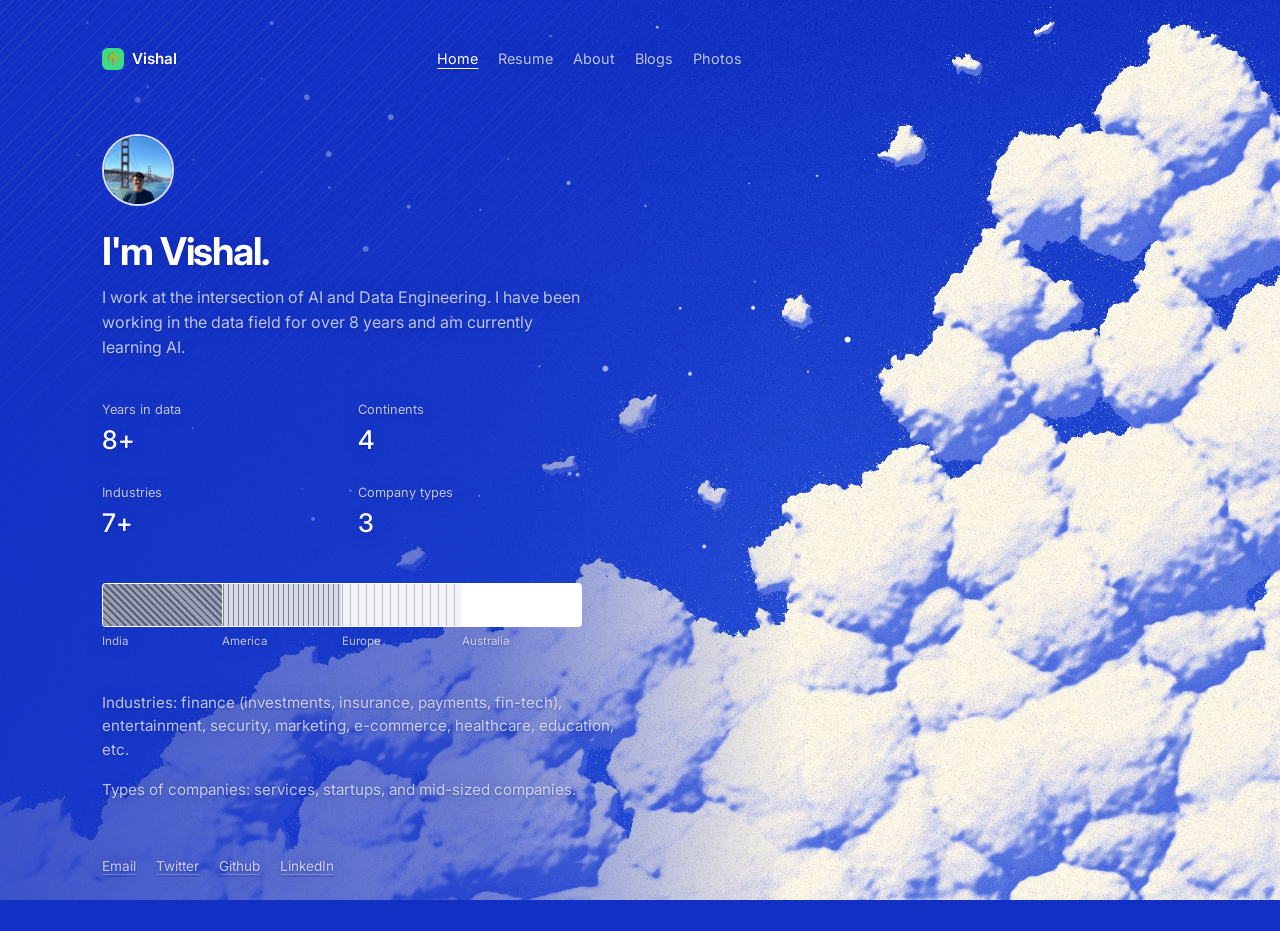
<file: index.html>
<!DOCTYPE html>
<html lang="en">
    <head>
        <meta charset="UTF-8">
        <meta name="viewport" content="width=device-width, initial-scale=1, viewport-fit=cover">
        <meta name="theme-color" content="#1230c4">
        <title>Vishal Waghmode</title>
        <link rel="icon" type="image/png" href="/images/tree_icon_v2.png">
        <link rel="preconnect" href="https://fonts.googleapis.com">
        <link rel="preconnect" href="https://fonts.gstatic.com" crossorigin>
        <link href="https://fonts.googleapis.com/css2?family=Inter:wght@400;500;600;700&display=swap" rel="stylesheet">
        <link rel="stylesheet" href="styles.css">
    </head>

    <body>
        <div class="page">
            <header class="navigation_container">
                <a class="brand" href="index.html"><img src="/images/tree_icon_v2.png" alt=""> Vishal</a>
                <nav>
                    <a href="index.html" class="active">Home</a>
                    <a href="resume.html">Resume</a>
                    <a href="about.html">About</a>
                    <a href="blogs.html">Blogs</a>
                    <a href="photos.html">Photos</a>
                </nav>
            </header>

            <main>
                <img class="profile_photo" src="/images/photos/tech_bro.jpg" alt="Vishal">
                <h1>I'm Vishal.</h1>
                <p class="lede">I work at the intersection of AI and Data Engineering. I have been working in the data field for over 8 years and am currently learning AI.</p>

                <dl class="stats">
                    <div><dt>Years in data</dt><dd>8+</dd></div>
                    <div><dt>Continents</dt><dd>4</dd></div>
                    <div><dt>Industries</dt><dd>7+</dd></div>
                    <div><dt>Company types</dt><dd>3</dd></div>
                </dl>

                <div class="bar" aria-hidden="true"><span></span><span></span><span></span><span></span></div>
                <div class="bar-labels"><span>India</span><span>America</span><span>Europe</span><span>Australia</span></div>

                <div class="details">
                    <p>Industries: finance (investments, insurance, payments, fin-tech), entertainment, security, marketing, e-commerce, healthcare, education, etc.</p>
                    <p>Types of companies: services, startups, and mid-sized companies.</p>
                </div>
            </main>

            <footer>
                <div class="socials">
                    <a href="mailto:vishalwaghmode007@gmail.com" target="_blank">Email</a>
                    <a href="https://x.com/vishal_555_" target="_blank">Twitter</a>
                    <a href="https://github.com/vishal-555" target="_blank">Github</a>
                    <a href="https://linkedin.com/in/vishalwaghmode" target="_blank">LinkedIn</a>
                </div>
            </footer>
        </div>
    </body>
</html>
</file>
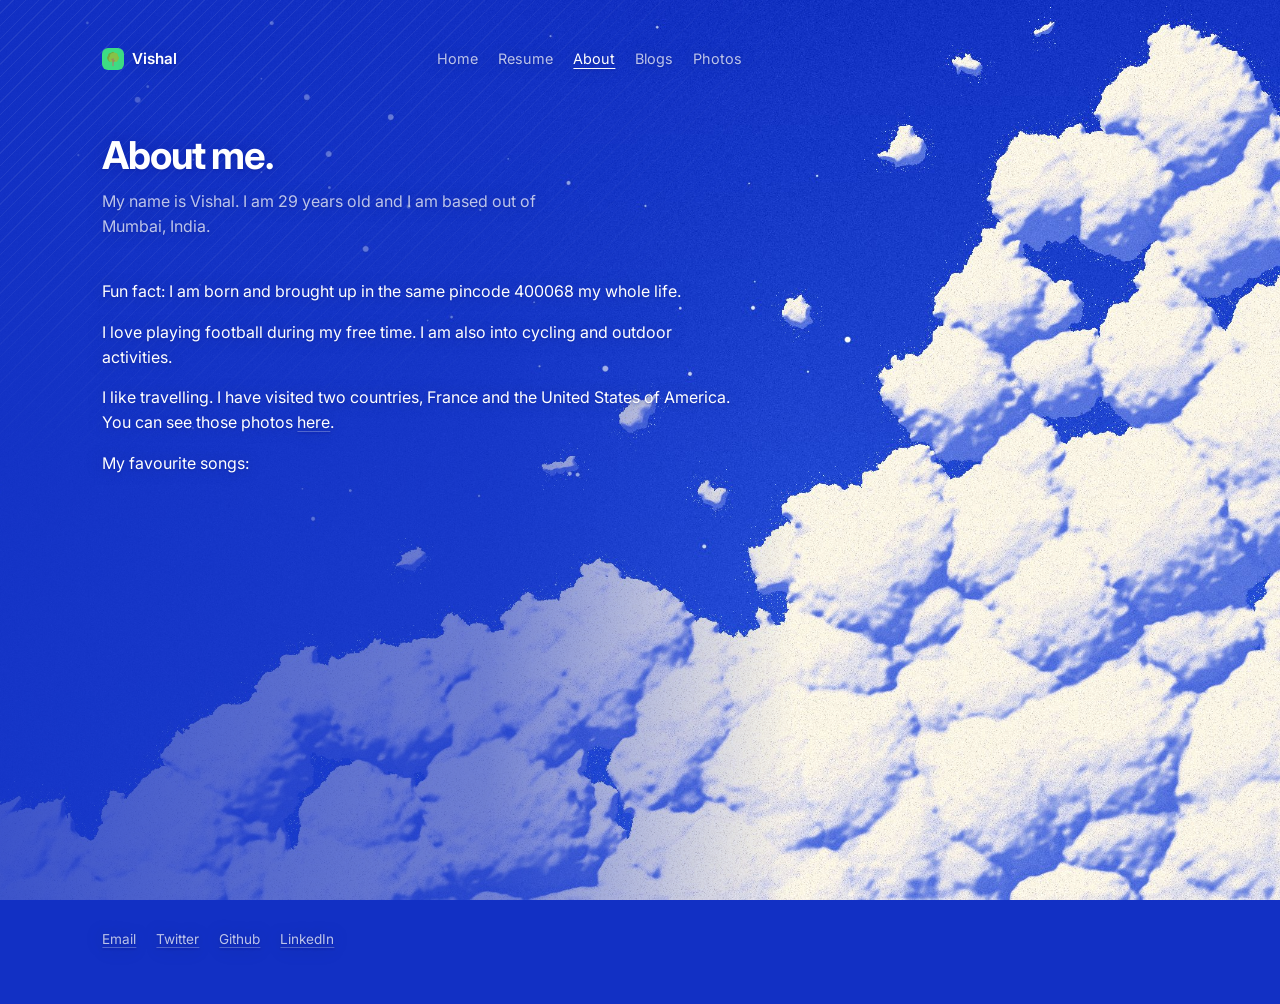
<file: about.html>
<!DOCTYPE html>
<html lang="en">
    <head>
        <meta charset="UTF-8">
        <meta name="viewport" content="width=device-width, initial-scale=1, viewport-fit=cover">
        <meta name="theme-color" content="#1230c4">
        <title>About me</title>
        <link rel="icon" type="image/png" href="/images/tree_icon_v2.png">
        <link rel="preconnect" href="https://fonts.googleapis.com">
        <link rel="preconnect" href="https://fonts.gstatic.com" crossorigin>
        <link href="https://fonts.googleapis.com/css2?family=Inter:wght@400;500;600;700&display=swap" rel="stylesheet">
        <link rel="stylesheet" href="styles.css">
    </head>

    <body>
        <div class="page">
            <header class="navigation_container">
                <a class="brand" href="index.html"><img src="/images/tree_icon_v2.png" alt=""> Vishal</a>
                <nav>
                    <a href="index.html">Home</a>
                    <a href="resume.html">Resume</a>
                    <a href="about.html" class="active">About</a>
                    <a href="blogs.html">Blogs</a>
                    <a href="photos.html">Photos</a>
                </nav>
            </header>

            <main>
                <h1>About me.</h1>
                <p class="lede">My name is Vishal. I am 29 years old and I am based out of Mumbai, India.</p>

                <p>Fun fact: I am born and brought up in the same pincode 400068 my whole life.</p>
                <p>I love playing football during my free time. I am also into cycling and outdoor activities.</p>
                <p>I like travelling. I have visited two countries, France and the United States of America. You can see those photos <a href="photos.html">here</a>.</p>
                <p>My favourite songs:</p>
                <iframe data-testid="embed-iframe" style="border-radius:12px" src="https://open.spotify.com/embed/playlist/2E3C5s32ZwwPjAuZe86shB?utm_source=generator&si=a309d9362d174eeb" width="100%" height="352" frameBorder="0" allowfullscreen="" allow="autoplay; clipboard-write; encrypted-media; fullscreen; picture-in-picture" loading="lazy"></iframe>
            </main>

            <footer>
                <div class="socials">
                    <a href="mailto:vishalwaghmode007@gmail.com" target="_blank">Email</a>
                    <a href="https://x.com/vishal_555_" target="_blank">Twitter</a>
                    <a href="https://github.com/vishal-555" target="_blank">Github</a>
                    <a href="https://linkedin.com/in/vishalwaghmode" target="_blank">LinkedIn</a>
                </div>
            </footer>
        </div>
    </body>
</html>
</file>
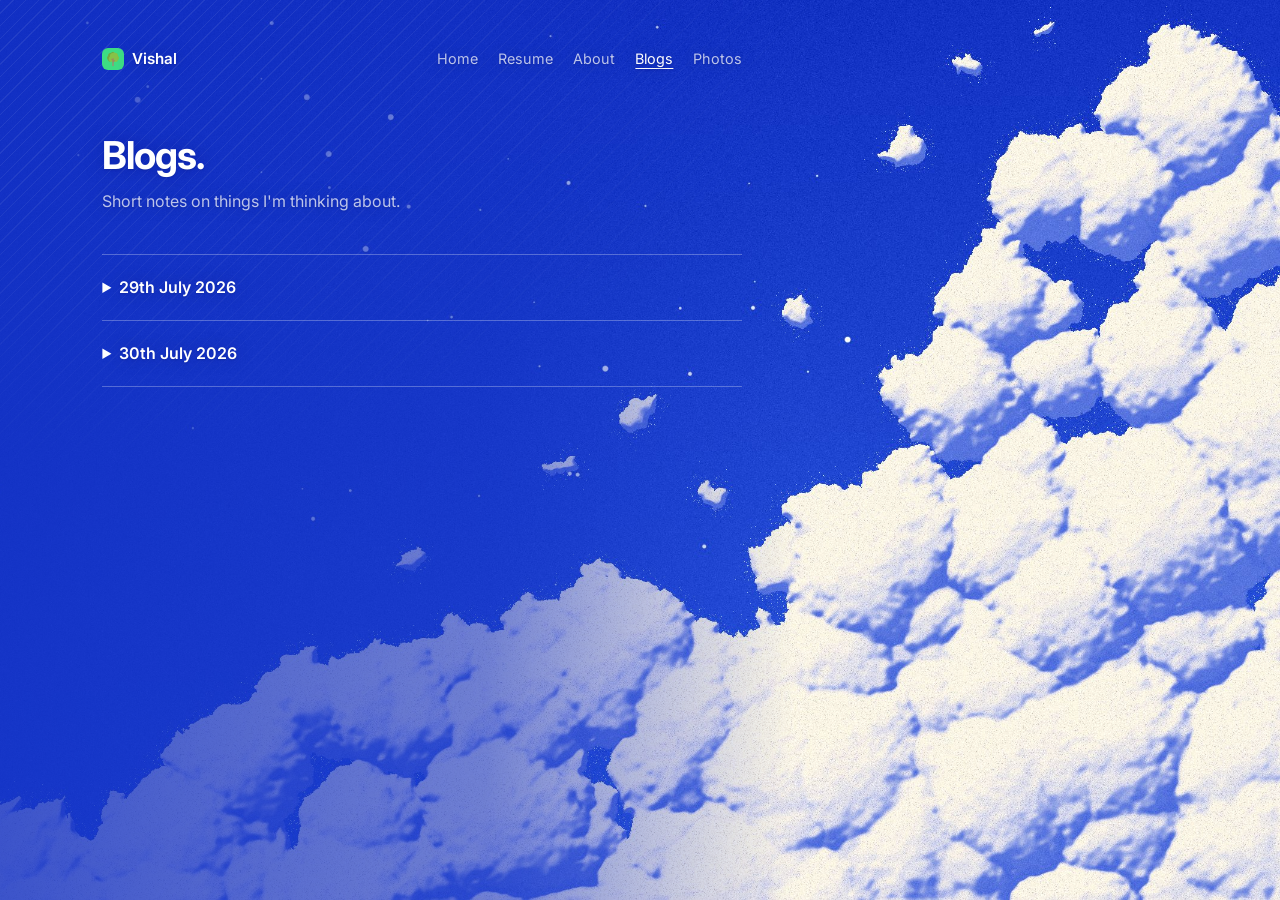
<file: blogs.html>
<!DOCTYPE html>
<html lang="en">
    <head>
        <meta charset="UTF-8">
        <meta name="viewport" content="width=device-width, initial-scale=1, viewport-fit=cover">
        <meta name="theme-color" content="#1230c4">
        <title>Blogs</title>
        <link rel="icon" type="image/png" href="/images/tree_icon_v2.png">
        <link rel="preconnect" href="https://fonts.googleapis.com">
        <link rel="preconnect" href="https://fonts.gstatic.com" crossorigin>
        <link href="https://fonts.googleapis.com/css2?family=Inter:wght@400;500;600;700&display=swap" rel="stylesheet">
        <link rel="stylesheet" href="styles.css">
    </head>

    <body>
        <div class="page">
            <header class="navigation_container">
                <a class="brand" href="index.html"><img src="/images/tree_icon_v2.png" alt=""> Vishal</a>
                <nav>
                    <a href="index.html">Home</a>
                    <a href="resume.html">Resume</a>
                    <a href="about.html">About</a>
                    <a href="blogs.html" class="active">Blogs</a>
                    <a href="photos.html">Photos</a>
                </nav>
            </header>

            <main>
                <h1>Blogs.</h1>
                <p class="lede">Short notes on things I'm thinking about.</p>

                <details>
                    <summary>29th July 2026</summary>
                    <p>AI will replace programmers who don't know programming or don't keep learning new things, but one still must use AI</p>
                    <p>The solution is to</p>
                    <ul>
                        <li>Steer the code according to you, not according to the AI, provided you know the best version of the code</li>
                        <li>Learn the fundamentals</li>
                        <li>Only use AI that you know the code of</li>
                    </ul>
                </details>

                <details>
                    <summary>30th July 2026</summary>
                    <p>Writing makes you think and gives you clarity.<br>
                        AI writing is not relatable, and people don't like it, so writing becomes an important life skill regardless
                    </p>
                    <p>Tools for making you think</p>
                    <ul>
                        <li>Writing</li>
                        <li>Drawing</li>
                        <li>Hand Coding</li>
                        <li>Walking</li>
                    </ul>
                </details>
            </main>
        </div>
    </body>
</html>
</file>
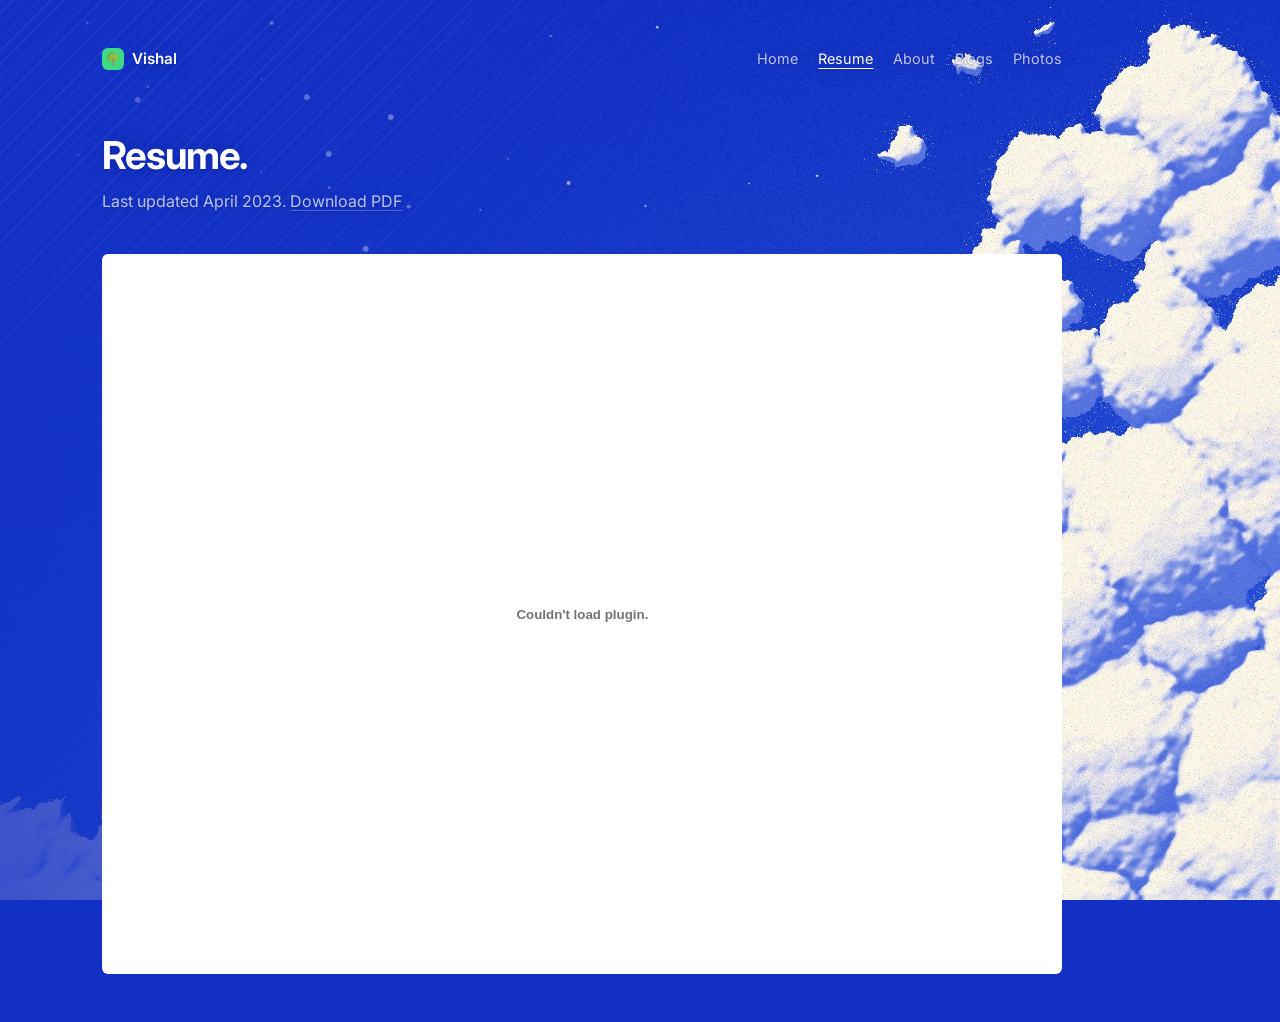
<file: resume.html>
<!DOCTYPE html>
<html lang="en">
    <head>
        <meta charset="UTF-8">
        <meta name="viewport" content="width=device-width, initial-scale=1, viewport-fit=cover">
        <meta name="theme-color" content="#1230c4">
        <title>Resume</title>
        <link rel="icon" type="image/png" href="/images/tree_icon_v2.png">
        <link rel="preconnect" href="https://fonts.googleapis.com">
        <link rel="preconnect" href="https://fonts.gstatic.com" crossorigin>
        <link href="https://fonts.googleapis.com/css2?family=Inter:wght@400;500;600;700&display=swap" rel="stylesheet">
        <link rel="stylesheet" href="styles.css">
    </head>

    <body>
        <div class="page wide">
            <header class="navigation_container">
                <a class="brand" href="index.html"><img src="/images/tree_icon_v2.png" alt=""> Vishal</a>
                <nav>
                    <a href="index.html">Home</a>
                    <a href="resume.html" class="active">Resume</a>
                    <a href="about.html">About</a>
                    <a href="blogs.html">Blogs</a>
                    <a href="photos.html">Photos</a>
                </nav>
            </header>

            <main>
                <h1>Resume.</h1>
                <p class="lede">Last updated April 2023. <a href="files/Vishal_Waghmode_Resume.pdf" target="_blank">Download PDF</a></p>
                <embed class="resume" src="files/Vishal_Waghmode_Resume.pdf" type="application/pdf">
            </main>
        </div>
    </body>
</html>
</file>
<file: styles.css>
:root {
    --blue: #1230c4;
    --text: #ffffff;
    --muted: rgba(255, 255, 255, 0.72);
    --line: rgba(255, 255, 255, 0.28);
    --green: #3ddc84;
}

* {
    box-sizing: border-box;
}

html {
    background: var(--blue);
    -webkit-text-size-adjust: 100%;
    text-size-adjust: 100%;
}

body {
    margin: 0;
    min-height: 100vh;
    min-height: 100dvh;
    font-family: "Inter", system-ui, -apple-system, "Segoe UI", sans-serif;
    color: var(--text);
    background: transparent;
    line-height: 1.55;
    -webkit-font-smoothing: antialiased;
    /* keeps text readable when it scrolls over the clouds */
    text-shadow: 0 1px 2px rgba(10, 30, 140, 0.45), 0 0 18px rgba(10, 30, 140, 0.4);
    -webkit-tap-highlight-color: transparent;
}

/* fixed sky layer - works on iOS/Android where background-attachment: fixed doesn't.
   100lvh = the tallest viewport, so the image doesn't jump when the mobile URL bar hides. */
body::before,
body::after {
    content: "";
    position: fixed;
    top: 0;
    left: 0;
    width: 100%;
    height: 100vh;
    height: 100lvh;
    z-index: -1;
    pointer-events: none;
}

/* the blue wash sits behind the text column so white text stays readable over clouds */
body::before {
    background:
        linear-gradient(90deg, rgba(18, 48, 196, 0.82) 0%, rgba(18, 48, 196, 0.6) 38%, rgba(18, 48, 196, 0) 62%),
        url("/images/sky-wide.jpg") right bottom / cover no-repeat,
        var(--blue);
}

/* diagonal print hatching in the top-left corner */
body::after {
    background: repeating-linear-gradient(135deg, rgba(255, 255, 255, 0.07) 0 1px, transparent 1px 9px);
    -webkit-mask-image: radial-gradient(ellipse 70% 55% at 0 0, #000 30%, transparent 100%);
    mask-image: radial-gradient(ellipse 70% 55% at 0 0, #000 30%, transparent 100%);
}

/* portrait phones and tablets get a tall composition */
@media (max-aspect-ratio: 4/5) {
    body::before {
        background:
            linear-gradient(180deg, rgba(18, 48, 196, 0) 25%, rgba(18, 48, 196, 0.55) 55%, rgba(18, 48, 196, 0.6) 100%),
            url("/images/sky-tall.jpg") right bottom / cover no-repeat,
            var(--blue);
    }
}

a {
    color: inherit;
    text-decoration: none;
}

.page {
    max-width: 40rem;
    margin-left: max(clamp(16px, 8vw, 9rem), env(safe-area-inset-left));
    margin-right: max(16px, env(safe-area-inset-right));
    padding: max(2.5rem, env(safe-area-inset-top)) 0 max(3rem, env(safe-area-inset-bottom));
}

/* header */
.navigation_container {
    display: flex;
    flex-wrap: wrap;
    justify-content: space-between;
    align-items: center;
    gap: 1rem;
    margin-bottom: 3.5rem;
}

.brand {
    display: flex;
    align-items: center;
    gap: 0.5rem;
    font-weight: 600;
    font-size: 0.95rem;
}

.brand img {
    width: 22px;
    height: 22px;
    padding: 3px;
    border-radius: 6px;
    background: var(--green);
}

nav {
    display: flex;
    flex-wrap: wrap;
    gap: 1.25rem;
    font-size: 0.9rem;
}

nav a {
    color: var(--muted);
    padding: 0.5rem 0; /* bigger tap target */
}

nav a.active {
    color: var(--text);
    text-decoration: underline;
    text-underline-offset: 4px;
}

@media (hover: hover) {
    nav a:hover {
        color: var(--green);
    }
}

/* type */
h1 {
    font-size: clamp(1.8rem, 5vw, 2.4rem);
    font-weight: 700;
    letter-spacing: -0.03em;
    line-height: 1.12;
    margin: 0 0 0.75rem;
}

.lede {
    color: var(--muted);
    margin: 0 0 2.5rem;
    max-width: 30rem;
}

p {
    margin: 0 0 1rem;
}

p a,
.socials a {
    text-decoration: underline;
    text-decoration-color: var(--line);
    text-underline-offset: 3px;
}

@media (hover: hover) {
    p a:hover,
    .socials a:hover,
    summary:hover {
        color: var(--green);
    }
}

.profile_photo {
    display: block;
    width: 72px;
    height: 72px;
    object-fit: cover;
    border-radius: 50%;
    border: 2px solid rgba(255, 255, 255, 0.85);
    margin-bottom: 1.5rem;
}

/* stat grid, like the "Incoming / Expenses" rows */
.stats {
    display: grid;
    grid-template-columns: repeat(2, minmax(0, 1fr));
    gap: 1.5rem 2rem;
    margin: 0 0 2.5rem;
    max-width: 30rem;
}

.stats dt {
    font-size: 0.8rem;
    color: var(--muted);
}

.stats dd {
    margin: 0;
    font-size: 1.6rem;
    font-weight: 500;
    letter-spacing: -0.02em;
}

/* hatched bar */
.bar {
    display: grid;
    grid-template-columns: repeat(4, 1fr);
    max-width: 30rem;
    height: 44px;
    border: 1px solid rgba(255, 255, 255, 0.9);
    border-radius: 4px;
    overflow: hidden;
    background: rgba(255, 255, 255, 0.95);
}

.bar span {
    border-right: 1px solid rgba(255, 255, 255, 0.9);
}

.bar span:nth-child(1) { background: repeating-linear-gradient(45deg, #5a5f73 0 2px, #9aa0b5 2px 5px); }
.bar span:nth-child(2) { background: repeating-linear-gradient(90deg, #7d8296 0 1px, #d8dbe6 1px 5px); }
.bar span:nth-child(3) { background: repeating-linear-gradient(90deg, #b8bccb 0 1px, #f2f3f7 1px 8px); }
.bar span:nth-child(4) { background: #fff; border-right: 0; }

.bar-labels {
    display: grid;
    grid-template-columns: repeat(4, 1fr);
    max-width: 30rem;
    margin: 0.4rem 0 2.5rem;
    font-size: 0.72rem;
    color: var(--muted);
}

.details {
    color: var(--muted);
    font-size: 0.95rem;
    max-width: 32rem;
}

/* blogs */
details {
    border-top: 1px solid var(--line);
    padding: 1rem 0;
}

details:last-of-type {
    border-bottom: 1px solid var(--line);
}

summary {
    cursor: pointer;
    font-weight: 600;
    padding: 0.25rem 0;
}


details[open] summary {
    margin-bottom: 0.75rem;
}

details ul {
    margin: 0 0 0.5rem;
    padding-left: 1.2rem;
}

/* photos */
.gallery {
    display: grid;
    grid-template-columns: repeat(auto-fill, minmax(180px, 1fr));
    gap: 10px;
}

.gallery img {
    width: 100%;
    aspect-ratio: 3 / 4;
    object-fit: cover;
    border-radius: 6px;
    display: block;
}

.page.wide {
    max-width: 60rem;
}

iframe {
    max-width: 100%;
    margin-bottom: 1.5rem;
}

footer {
    margin-top: 3rem;
    font-size: 0.85rem;
    color: var(--muted);
}

.socials {
    display: flex;
    flex-wrap: wrap;
    gap: 0.5rem 1.25rem;
}

.socials a {
    padding: 0.4rem 0;
}

/* large desktop monitors */
@media (min-width: 1600px) {
    html {
        font-size: 18px;
    }
}

@media (max-width: 480px) {
    .navigation_container {
        margin-bottom: 2.5rem;
    }
    .stats dd {
        font-size: 1.35rem;
    }
    .gallery {
        grid-template-columns: repeat(2, 1fr);
        gap: 8px;
    }
}

/* small phones (iPhone SE, compact Androids) */
@media (max-width: 360px) {
    nav {
        gap: 1rem;
        font-size: 0.85rem;
    }
    .stats {
        gap: 1.25rem 1rem;
    }
    .bar-labels {
        font-size: 0.65rem;
    }
}

/* resume */
.resume {
    display: block;
    width: 100%;
    height: 80vh;
    min-height: 600px;
    border-radius: 6px;
    background: #fff;
}

@media (max-width: 600px) {
    .resume {
        height: 70vh;
        min-height: 420px;
    }
}
</file>
